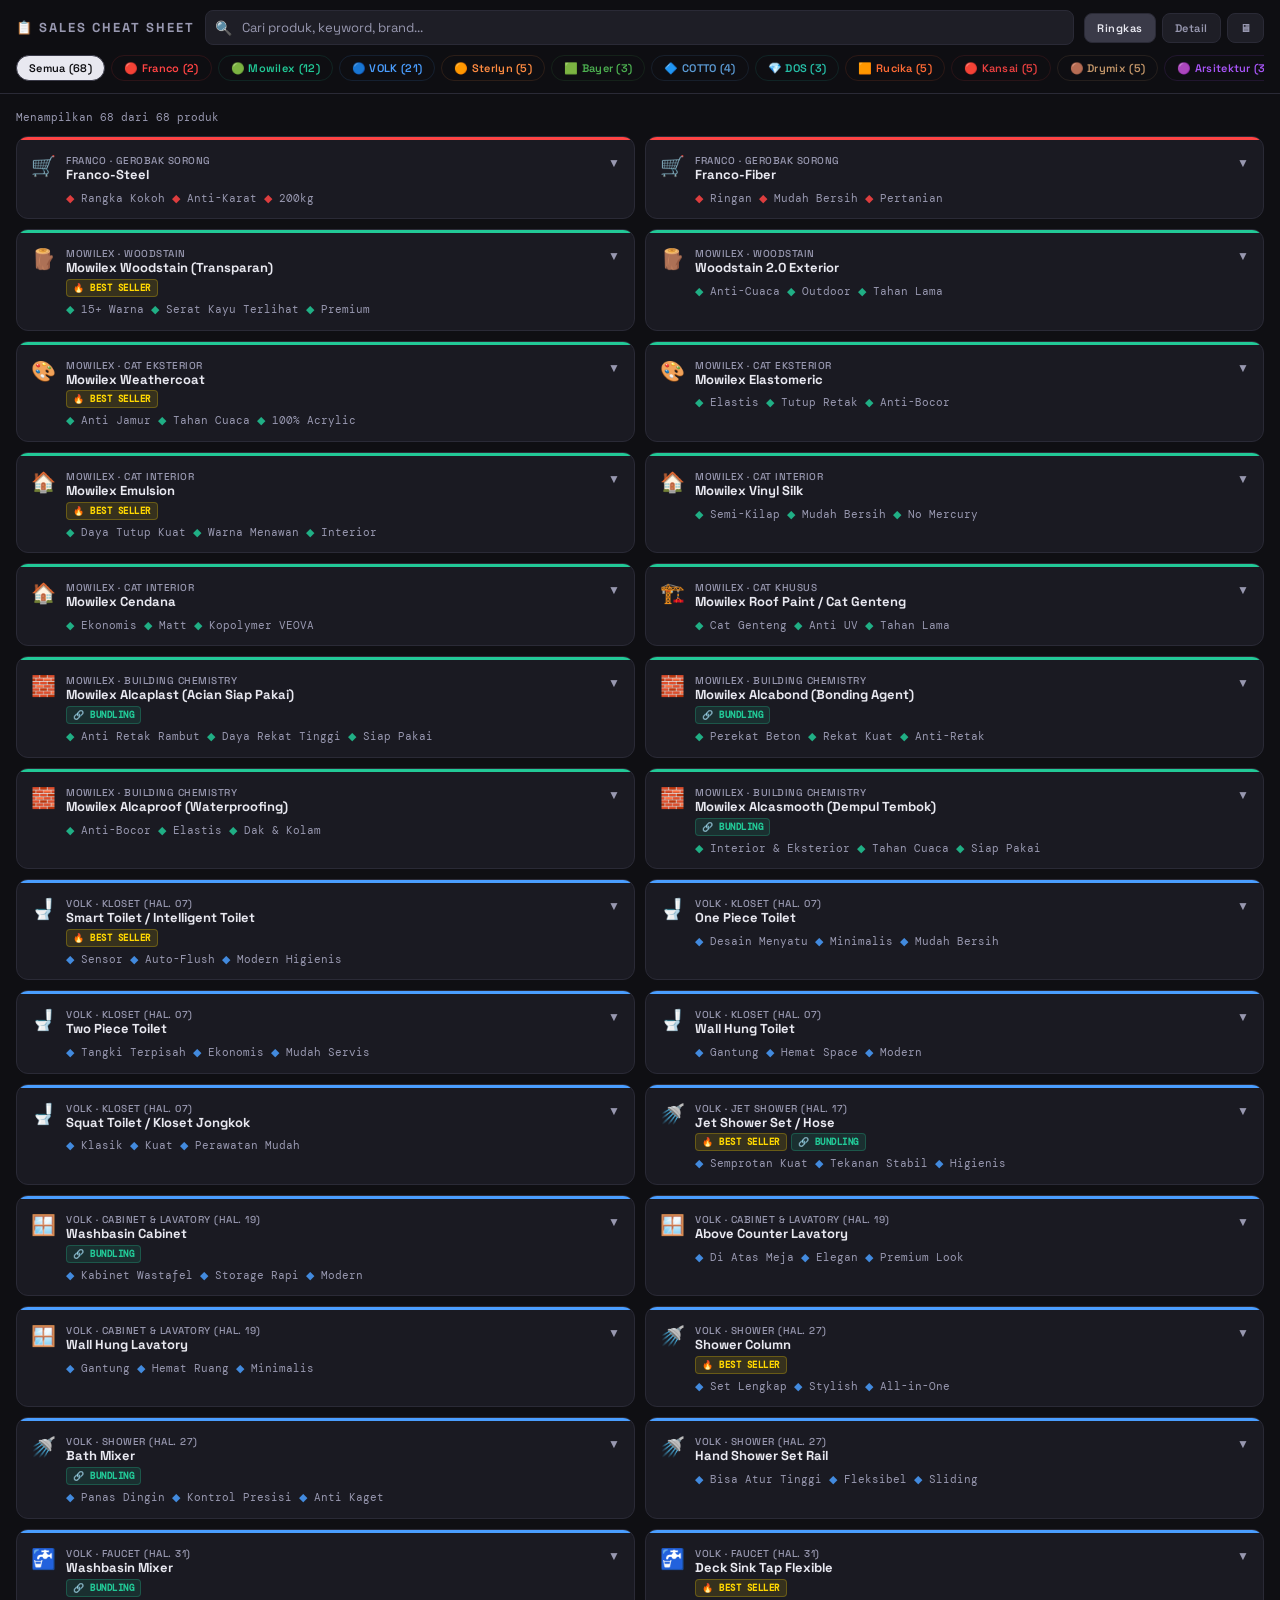
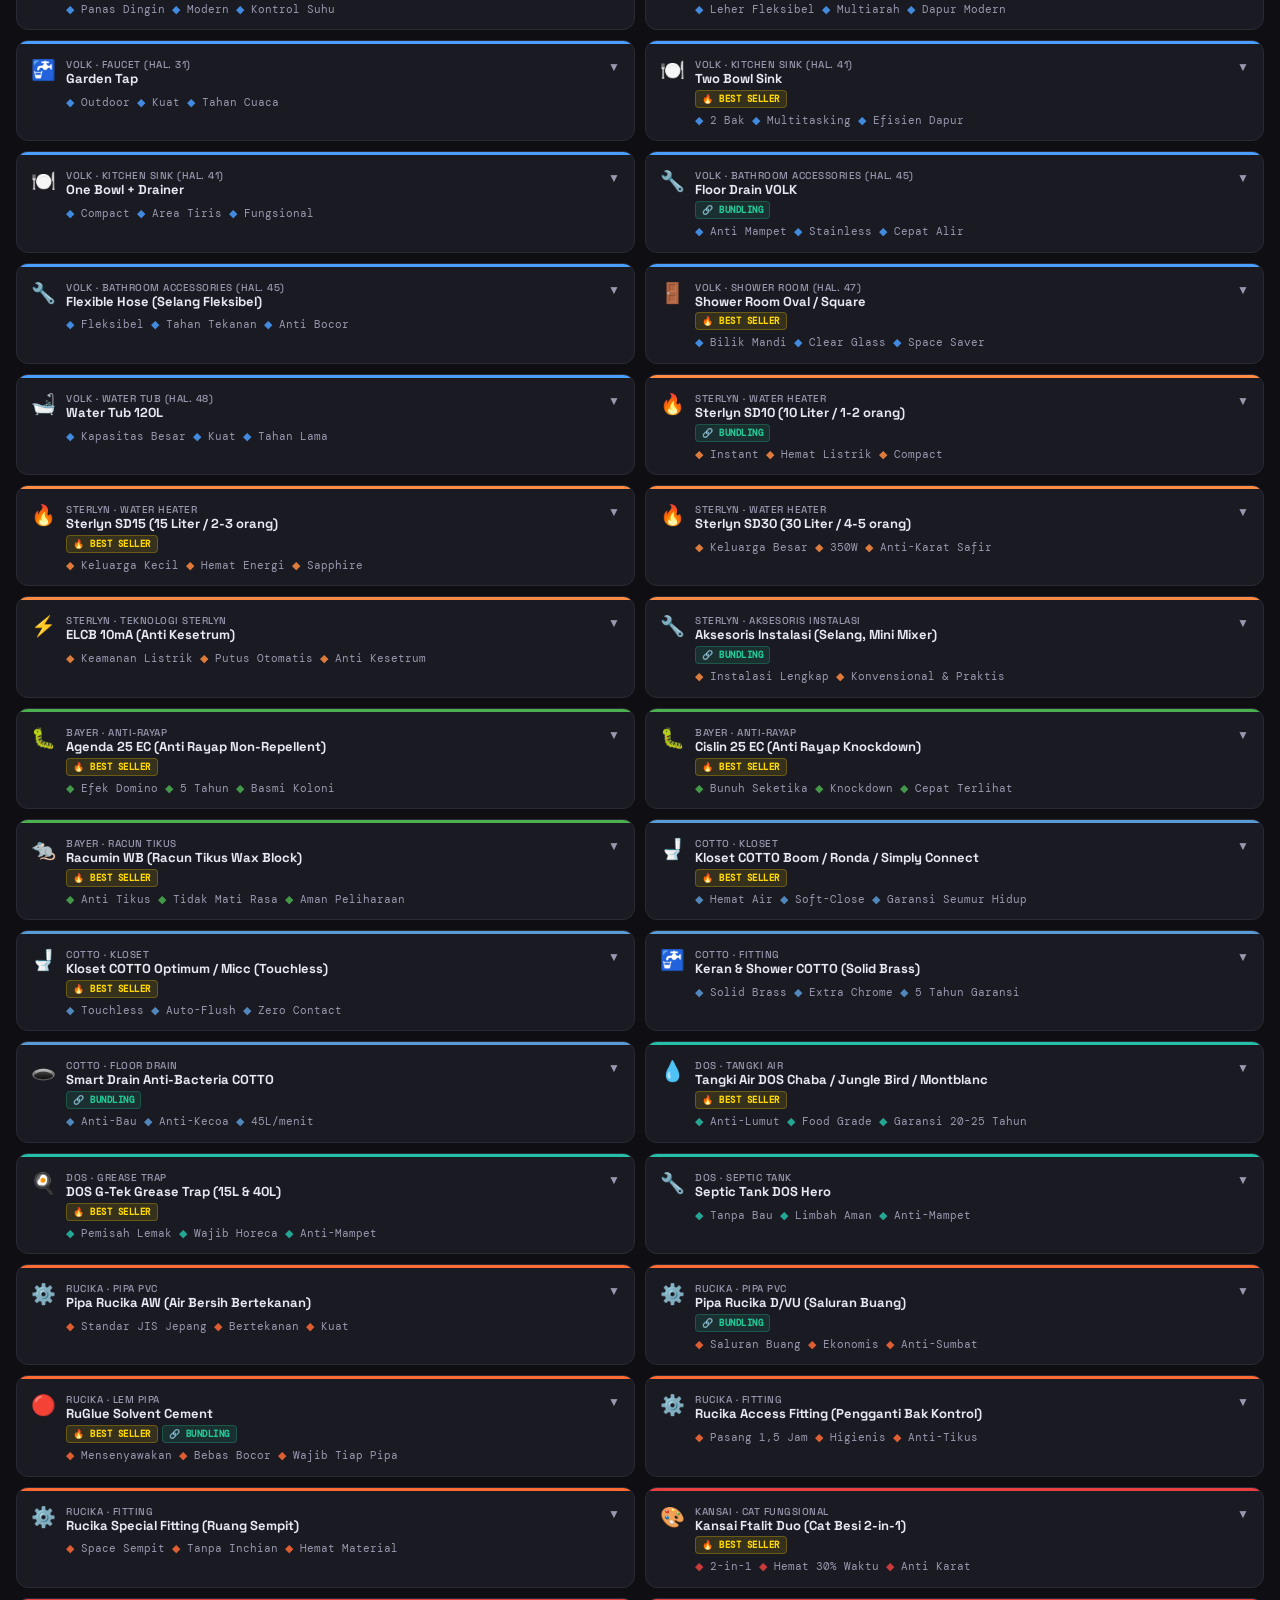
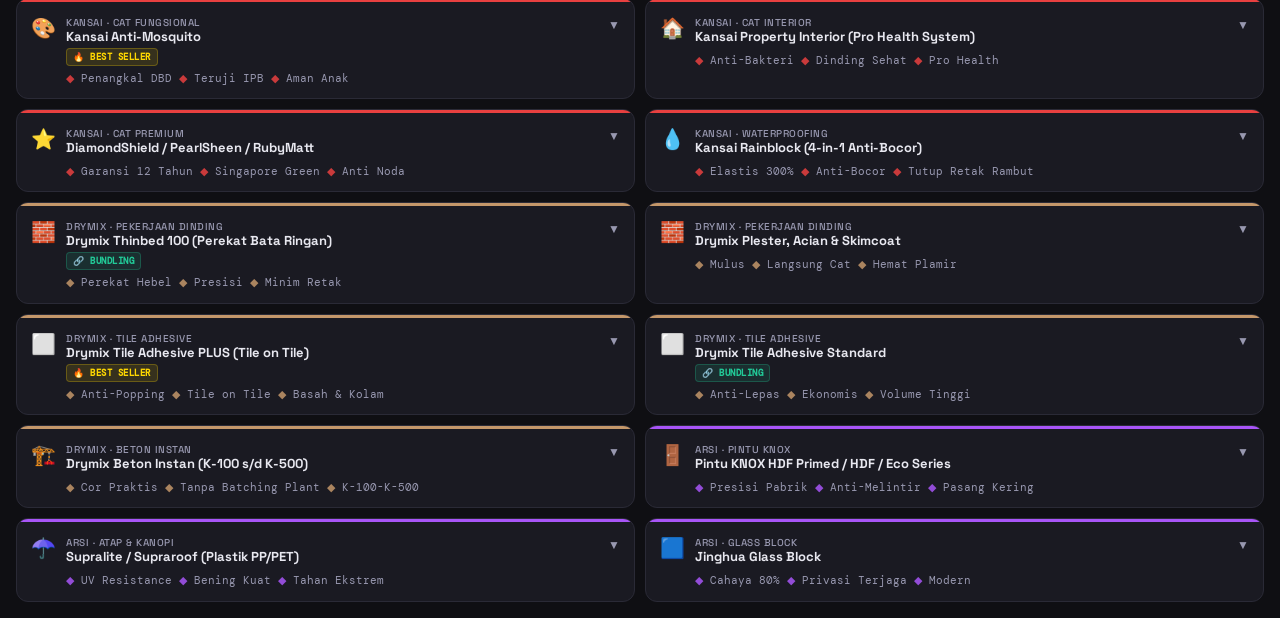
<file: CSA_Sales_Cheat_Sheet.html>
<!DOCTYPE html>
<html lang="id">
<head>
<meta charset="UTF-8">
<meta name="viewport" content="width=device-width, initial-scale=1.0">
<title>CSA Sales Cheat Sheet</title>
<link href="https://fonts.googleapis.com/css2?family=Space+Grotesk:wght@400;500;600;700&family=DM+Mono:wght@400;500&display=swap" rel="stylesheet">
<style>
:root{
--bg:#0F0F13;--bg2:#16161C;--bg3:#1E1E26;--card:#1A1A22;
--border:#2A2A36;--border2:#3A3A48;
--text:#E8E8F0;--text2:#9898B0;--text3:#6868808;
--radius:12px;--radius-sm:8px;
--franco:#FF4444;--mowilex:#22C997;--volk:#4A9EFF;
--sterlyn:#FF8C42;--bayer:#4CAF50;--cotto:#5B9BD5;
--dos:#26BFA8;--rucika:#FF6B35;--kansai:#E84040;
--drymix:#C4976A;--arsi:#A855F7;
}
*{box-sizing:border-box;margin:0;padding:0}
body{background:var(--bg);color:var(--text);font-family:'Space Grotesk',sans-serif;min-height:100vh;overflow-x:hidden}

/* TOP BAR */
.topbar{position:sticky;top:0;z-index:100;background:rgba(15,15,19,0.96);backdrop-filter:blur(12px);border-bottom:1px solid var(--border);padding:10px 16px}
.topbar-inner{max-width:1400px;margin:0 auto;display:flex;flex-direction:column;gap:10px}
.topbar-row1{display:flex;align-items:center;gap:10px;flex-wrap:wrap}
.app-title{font-size:13px;font-weight:700;color:var(--text2);letter-spacing:2px;text-transform:uppercase;white-space:nowrap}
.search-wrap{flex:1;min-width:180px;position:relative}
.search-wrap input{width:100%;background:var(--bg3);border:1px solid var(--border);color:var(--text);padding:8px 12px 8px 36px;border-radius:var(--radius-sm);font-size:13px;font-family:'Space Grotesk',sans-serif;outline:none;transition:border-color .2s}
.search-wrap input:focus{border-color:var(--border2)}
.search-wrap input::placeholder{color:var(--text2)}
.search-icon{position:absolute;left:10px;top:50%;transform:translateY(-50%);font-size:14px;color:var(--text2)}
.topbar-btns{display:flex;gap:6px;flex-shrink:0}
.btn-mode{background:var(--bg3);border:1px solid var(--border);color:var(--text2);padding:7px 12px;border-radius:var(--radius-sm);font-size:11px;font-weight:600;cursor:pointer;font-family:'Space Grotesk',sans-serif;white-space:nowrap;transition:all .2s;letter-spacing:.5px}
.btn-mode:hover,.btn-mode.active{background:var(--border2);color:var(--text)}
.btn-mode.highlight{background:#22C99720;border-color:#22C997;color:#22C997}

/* BRAND TABS */
.brand-tabs{display:flex;gap:6px;overflow-x:auto;padding-bottom:2px;scrollbar-width:none}
.brand-tabs::-webkit-scrollbar{display:none}
.brand-tab{flex-shrink:0;padding:5px 12px;border-radius:20px;font-size:11px;font-weight:600;cursor:pointer;border:1.5px solid transparent;transition:all .2s;letter-spacing:.3px;white-space:nowrap}
.brand-tab.all{background:var(--bg3);border-color:var(--border2);color:var(--text)}
.brand-tab.all.active{background:var(--text);color:var(--bg)}

/* MAIN */
.main{max-width:1400px;margin:0 auto;padding:16px}
.results-info{font-size:11px;color:var(--text2);margin-bottom:12px;font-family:'DM Mono',monospace}

/* GRID */
.grid{display:grid;gap:10px;grid-template-columns:1fr}

/* CARD */
.card{background:var(--card);border:1px solid var(--border);border-radius:var(--radius);overflow:hidden;transition:border-color .2s;position:relative}
.card:hover{border-color:var(--border2)}
.card-accent{height:3px;width:100%}
.card-top{padding:12px 14px;cursor:pointer;display:flex;align-items:flex-start;gap:10px}
.card-icon{font-size:20px;flex-shrink:0;margin-top:1px}
.card-main{flex:1;min-width:0}
.card-header{display:flex;align-items:flex-start;gap:6px;flex-wrap:wrap;margin-bottom:4px}
.card-name{font-size:13px;font-weight:700;line-height:1.3;color:var(--text)}
.badges{display:flex;gap:4px;flex-wrap:wrap;margin-top:2px}
.badge{font-size:9px;font-weight:700;padding:2px 6px;border-radius:4px;letter-spacing:.5px;font-family:'DM Mono',monospace;white-space:nowrap}
.badge-bs{background:#FFD70020;color:#FFD700;border:1px solid #FFD70040}
.badge-bun{background:#22C99720;color:#22C997;border:1px solid #22C99740}
.badge-warn{background:#FF444420;color:#FF8080;border:1px solid #FF444440}
.card-kw{font-size:11px;color:var(--text2);font-family:'DM Mono',monospace;line-height:1.4}
.card-sub{font-size:10px;color:var(--text2);margin-top:2px;font-weight:500;letter-spacing:.5px;text-transform:uppercase}
.card-chevron{font-size:12px;color:var(--text2);flex-shrink:0;transition:transform .2s;margin-top:3px}
.card.open .card-chevron{transform:rotate(180deg)}

/* CARD DETAIL */
.card-detail{display:none;padding:0 14px 14px;border-top:1px solid var(--border)}
.card.open .card-detail{display:block}
.detail-sp{font-size:12px;color:var(--text);line-height:1.6;margin-bottom:10px;padding-top:10px}
.detail-grid{display:grid;grid-template-columns:1fr 1fr;gap:6px;margin-bottom:8px}
.detail-item{background:var(--bg3);border-radius:var(--radius-sm);padding:7px 9px}
.detail-label{font-size:9px;font-weight:700;color:var(--text2);letter-spacing:1px;text-transform:uppercase;margin-bottom:2px;font-family:'DM Mono',monospace}
.detail-val{font-size:11px;color:var(--text);line-height:1.4}
.detail-tip{background:var(--bg3);border-left:3px solid;border-radius:0 var(--radius-sm) var(--radius-sm) 0;padding:8px 10px;font-size:11px;color:var(--text);line-height:1.5;margin-top:4px}
.detail-warn{background:#FF444410;border:1px solid #FF444430;border-radius:var(--radius-sm);padding:7px 10px;font-size:11px;color:#FF9090;margin-top:6px;line-height:1.4}

/* EMPTY */
.empty{text-align:center;padding:60px 20px;color:var(--text2)}
.empty-icon{font-size:40px;margin-bottom:10px}
.empty-text{font-size:14px}

/* DESKTOP */
@media(min-width:768px){
.grid{grid-template-columns:repeat(2,1fr)}
.topbar-row1{flex-wrap:nowrap}
}
@media(min-width:1100px){
.grid.desktop-wide{grid-template-columns:repeat(3,1fr)}
}
@media(min-width:1400px){
.grid.desktop-wide{grid-template-columns:repeat(4,1fr)}
}
</style>
</head>
<body>

<div class="topbar">
  <div class="topbar-inner">
    <div class="topbar-row1">
      <div class="app-title">📋 Sales Cheat Sheet</div>
      <div class="search-wrap">
        <span class="search-icon">🔍</span>
        <input type="search" id="searchInput" placeholder="Cari produk, keyword, brand...">
      </div>
      <div class="topbar-btns">
        <button class="btn-mode active" id="btnRingkas" onclick="setMode('ringkas')">Ringkas</button>
        <button class="btn-mode" id="btnDetail" onclick="setMode('detail')">Detail</button>
        <button class="btn-mode" id="btnDesktop" onclick="toggleDesktop()">🖥</button>
      </div>
    </div>
    <div class="brand-tabs" id="brandTabs"></div>
  </div>
</div>

<div class="main">
  <div class="results-info" id="resultsInfo"></div>
  <div class="grid" id="grid"></div>
</div>

<script>
const BRANDS=[
{id:'franco',label:'🔴 Franco',color:'#FF4444'},
{id:'mowilex',label:'🟢 Mowilex',color:'#22C997'},
{id:'volk',label:'🔵 VOLK',color:'#4A9EFF'},
{id:'sterlyn',label:'🟠 Sterlyn',color:'#FF8C42'},
{id:'bayer',label:'🟩 Bayer',color:'#4CAF50'},
{id:'cotto',label:'🔷 COTTO',color:'#5B9BD5'},
{id:'dos',label:'💎 DOS',color:'#26BFA8'},
{id:'rucika',label:'🟧 Rucika',color:'#FF6B35'},
{id:'kansai',label:'🔴 Kansai',color:'#E84040'},
{id:'drymix',label:'🟤 Drymix',color:'#C4976A'},
{id:'arsi',label:'🟣 Arsitektur',color:'#A855F7'},
];

const PRODUCTS=[
// ── FRANCO ────────────────────────────────────────────────────
{brand:'franco',cat:'Gerobak Sorong',icon:'🛒',
name:'Franco-Steel',kw:'Rangka Kokoh · Anti-Karat · 200kg',
sp:'Gerobak sorong baja dengan rangka kokoh dan bak tahan karat. Kapasitas 200kg, volume bak 65L, ban Pneumatic. Ideal untuk proyek konstruksi dan keperluan taman.',
target:'Kontraktor, toko bangunan, perkebunan',channel:'GT / Proyek',
tip:'Jual ke kontraktor & toko material. Selling point: ban Pneumatic 13" tahan medan berat + kapasitas angkut 200kg.',
badges:[],warn:''},
{brand:'franco',cat:'Gerobak Sorong',icon:'🛒',
name:'Franco-Fiber',kw:'Ringan · Mudah Bersih · Pertanian',
sp:'Gerobak sorong fiber yang ringan, tangguh, dan tahan karat. Bak fiber mudah dibersihkan. Kapasitas 180kg, ideal untuk pertanian, perkebunan, dan rumah tangga.',
target:'Pertanian, perkebunan, rumah tangga, taman',channel:'GT / MT',
tip:'Target konsumen pertanian dan tukang kebun. Benefit utama: ringan + mudah cuci vs gerobak besi yang berat dan berkarat.',
badges:[],warn:''},

// ── MOWILEX ────────────────────────────────────────────────────
{brand:'mowilex',cat:'Woodstain',icon:'🪵',
name:'Mowilex Woodstain (Transparan)',kw:'15+ Warna · Serat Kayu Terlihat · Premium',
sp:'Cat kayu premium dengan hasil transparan sehingga serat kayu tetap terlihat. Tersedia 15+ pilihan warna dari Cherry, Walnut, Mahogany, Ebony, Aqua Blue hingga Rosewood. Ada lapisan 1, 2, 3 untuk warna makin pekat.',
target:'Pemilik rumah kayu, developer premium, furniture',channel:'MT / Proyek',
tip:'Tunjukkan color chart langsung ke customer — visual warna adalah jualan utamanya. Tawarkan paket: Wood Filler + Woodstain + Clear Finish.',
badges:['bs'],warn:''},
{brand:'mowilex',cat:'Woodstain',icon:'🪵',
name:'Woodstain 2.0 Exterior',kw:'Anti-Cuaca · Outdoor · Tahan Lama',
sp:'Varian woodstain khusus eksterior yang tahan terhadap cuaca, hujan, dan sinar UV. Cocok untuk kayu outdoor seperti pagar, pergola, dan taman.',
target:'Rumah tapak, villa, developer',channel:'MT / Proyek',
tip:'Cross-sell dengan Mowilex Weathercoat untuk rumah yang punya elemen kayu eksterior + dinding.',
badges:[],warn:''},
{brand:'mowilex',cat:'Cat Eksterior',icon:'🎨',
name:'Mowilex Weathercoat',kw:'Anti Jamur · Tahan Cuaca · 100% Acrylic',
sp:'Cat 100% acrylic khusus tembok luar. Tahan serangan jamur dan lumut, tahan alkali, tahan perubahan cuaca ekstrem.',
target:'Rumah tapak, developer, ruko',channel:'GT / MT / Proyek',
tip:'Pain point customer: tembok luar cepat jamuran dan kusam. Weathercoat = solusi jangka panjang yang mudah dijelaskan.',
badges:['bs'],warn:''},
{brand:'mowilex',cat:'Cat Eksterior',icon:'🎨',
name:'Mowilex Elastomeric',kw:'Elastis · Tutup Retak · Anti-Bocor',
sp:'Cat 100% acrylic elastis yang mampu menutup retak-retak rambut pada tembok luar secara otomatis. Ideal untuk dinding yang sering retak.',
target:'Rumah lama, bangunan bertingkat, renovasi',channel:'GT / MT',
tip:'Jual ke pemilik rumah lama yang sering lihat retak rambut di dinding. Demonstrasi elastisitas pakai jari langsung = closing lebih gampang.',
badges:[],warn:''},
{brand:'mowilex',cat:'Cat Interior',icon:'🏠',
name:'Mowilex Emulsion',kw:'Daya Tutup Kuat · Warna Menawan · Interior',
sp:'Cat acrylic emulsion copolymer VEOVA untuk keindahan dinding interior dengan warna-warna menawan dan daya tutup tinggi. Tersedia warna standar, pastel, dan VIP.',
target:'Rumah tangga, developer, renovasi',channel:'GT / MT',
tip:'Andalkan variasi warna "Wahana Warna-Warni Mowilex" sebagai selling point. Bawa katalog warna selalu saat kunjungan.',
badges:['bs'],warn:''},
{brand:'mowilex',cat:'Cat Interior',icon:'🏠',
name:'Mowilex Vinyl Silk',kw:'Semi-Kilap · Mudah Bersih · No Mercury',
sp:'Cat acrylic emulsion terpolymer VEOVA dengan hasil akhir semi-kilap. Kesan elegan, tidak mengandung mercury, kotoran mudah dibersihkan.',
target:'Rumah premium, hotel, kantor',channel:'MT / Proyek',
tip:'Tawarkan ke konsumen yang mau tampilan "premium" tanpa harus pakai cat mahal. Semi-kilap = dinding kelihatan lebih bersih dan mewah.',
badges:[],warn:''},
{brand:'mowilex',cat:'Cat Interior',icon:'🏠',
name:'Mowilex Cendana',kw:'Ekonomis · Matt · Kopolymer VEOVA',
sp:'Cat kopolymer VEOVA hasil akhir matt untuk interior. Tampilan menawan, tidak mengandung mercury, dan harga ekonomis.',
target:'Rumah tangga, developer massal, kontraktor',channel:'GT',
tip:'Posisikan sebagai "pilihan cerdas" — kualitas Mowilex dengan harga lebih terjangkau. Cocok untuk proyek skala besar.',
badges:[],warn:''},
{brand:'mowilex',cat:'Cat Khusus',icon:'🏗️',
name:'Mowilex Roof Paint / Cat Genteng',kw:'Cat Genteng · Anti UV · Tahan Lama',
sp:'Emulsi acrylic 100% khusus genteng semen, asbes (fiber cement), dan beton. Mengandung pigmen besi oksida sebagai penyerap sinar UV sehingga lapisan cat bertahan lama.',
target:'Rumah tapak, perumahan, renovasi atap',channel:'GT / MT',
tip:'Tawarkan saat musim hujan — moment tepat ketika konsumen sadar atap mereka kusam atau bocor.',
badges:[],warn:''},
{brand:'mowilex',cat:'Building Chemistry',icon:'🧱',
name:'Mowilex Alcaplast (Acian Siap Pakai)',kw:'Anti Retak Rambut · Daya Rekat Tinggi · Siap Pakai',
sp:'Campuran kering semen, silica flour, dan bahan pelekat copolymer. Mencegah retak rambut pada dinding, daya rekat tinggi, alkali rendah. Kemasan 5kg & 25kg.',
target:'Kontraktor, tukang, developer',channel:'GT / Proyek',
tip:'Bundle dengan cat Mowilex: "Cat sudah bagus, acinannya juga harus bagus — pakai Alcaplast biar nggak retak-retak."',
badges:['bun'],warn:''},
{brand:'mowilex',cat:'Building Chemistry',icon:'🧱',
name:'Mowilex Alcabond (Bonding Agent)',kw:'Perekat Beton · Rekat Kuat · Anti-Retak',
sp:'Bahan bonding agent daya lekat tinggi, sifat plastis baik. Membantu melekatkan beton lama dengan beton baru dan plasteran semen di tembok.',
target:'Kontraktor renovasi, tukang bangunan',channel:'GT / Proyek',
tip:'Wajib direkomendasikan saat ada proyek renovasi yang tambal beton atau plesteran ulang.',
badges:['bun'],warn:''},
{brand:'mowilex',cat:'Building Chemistry',icon:'🧱',
name:'Mowilex Alcaproof (Waterproofing)',kw:'Anti-Bocor · Elastis · Dak & Kolam',
sp:'Campuran tepung + emulsi acrylic + air. Daya lekat tinggi, tolak air baik, elastis. Cocok untuk dak beton, dinding, karpusan genteng, bak air, kolam ikan, talang, kamar mandi.',
target:'Rumah tangga, kontraktor, developer',channel:'GT / MT',
tip:'Pain point terbesar pemilik rumah = atap bocor. Alcaproof = solusi all-in-one yang mudah diaplikasikan sendiri.',
badges:[],warn:''},
{brand:'mowilex',cat:'Building Chemistry',icon:'🧱',
name:'Mowilex Alcasmooth (Dempul Tembok)',kw:'Interior & Eksterior · Tahan Cuaca · Siap Pakai',
sp:'Dempul tembok acrylic untuk dalam dan luar ruangan. Tahan cuaca, siap pakai. Kemasan 1kg & 3kg.',
target:'Tukang cat, kontraktor',channel:'GT',
tip:'Selalu bundle dengan pembelian cat Mowilex. "Sebelum cat, dempul dulu biar hasilnya rata dan mulus."',
badges:['bun'],warn:''},

// ── VOLK ────────────────────────────────────────────────────────
{brand:'volk',cat:'Kloset (Hal. 07)',icon:'🚽',
name:'Smart Toilet / Intelligent Toilet',kw:'Sensor · Auto-Flush · Modern Higienis',
sp:'Kloset pintar dengan teknologi sensor otomatis bilas tanpa sentuh. Desain modern, sangat higienis, cocok untuk area publik dan rumah premium.',
target:'Hotel, perkantoran, rumah premium, mal',channel:'MT / Proyek / Horeca',
tip:'Post-pandemi: konsumen makin takut sentuh fasilitas publik. Touchless = selling point kuat. Tawarkan ke developer perumahan premium.',
badges:['bs'],warn:''},
{brand:'volk',cat:'Kloset (Hal. 07)',icon:'🚽',
name:'One Piece Toilet',kw:'Desain Menyatu · Minimalis · Mudah Bersih',
sp:'Kloset tangki dan bowl menyatu dalam satu desain. Tampilan minimalis dan modern, tidak ada celah kotor, lebih mudah dibersihkan.',
target:'Rumah modern, apartemen, hotel',channel:'MT / Proyek',
tip:'Jual visual dulu — tunjukkan foto. Konsumen langsung jatuh cinta dengan desain bersih tanpa sambungan.',
badges:[],warn:''},
{brand:'volk',cat:'Kloset (Hal. 07)',icon:'🚽',
name:'Two Piece Toilet',kw:'Tangki Terpisah · Ekonomis · Mudah Servis',
sp:'Kloset dengan tangki dan bowl terpisah. Lebih ekonomis dan mudah diservis jika ada kerusakan pada salah satu bagian.',
target:'Rumah tapak, perumahan menengah, kos-kosan',channel:'GT / MT',
tip:'Tawarkan sebagai pilihan "cerdas hemat" — kalau tangki rusak tinggal ganti tangki, tidak perlu ganti satu set.',
badges:[],warn:''},
{brand:'volk',cat:'Kloset (Hal. 07)',icon:'🚽',
name:'Wall Hung Toilet',kw:'Gantung · Hemat Space · Modern',
sp:'Kloset gantung tanpa kaki yang menempel di dinding. Lantai terlihat lebih luas dan mudah dibersihkan. Tampilan ultra-modern.',
target:'Apartemen, kamar mandi kecil, desainer interior',channel:'MT / Proyek',
tip:'Target apartemen dan rumah dengan kamar mandi kecil. "Kamar mandi keliatan lebih luas dan mudah ngepel lantainya."',
badges:[],warn:''},
{brand:'volk',cat:'Kloset (Hal. 07)',icon:'🚽',
name:'Squat Toilet / Kloset Jongkok',kw:'Klasik · Kuat · Perawatan Mudah',
sp:'Kloset jongkok klasik, konstruksi kuat, tahan lama, dan perawatan sangat mudah. Pilihan standar untuk kamar mandi utilitas.',
target:'Rumah tapak, kos-kosan, masjid, sekolah',channel:'GT',
tip:'Volume besar, margin stabil. Jual ke proyek perumahan menengah bawah dan fasilitas umum.',
badges:[],warn:''},
{brand:'volk',cat:'Jet Shower (Hal. 17)',icon:'🚿',
name:'Jet Shower Set / Hose',kw:'Semprotan Kuat · Tekanan Stabil · Higienis',
sp:'Set shower bidet fleksibel dengan semprotan air bertekanan stabil. Higienis, praktis, dan mudah dipasang di semua jenis toilet.',
target:'Rumah tangga, hotel, masjid',channel:'GT / MT',
tip:'Hampir semua orang butuh ini. Tawarkan selalu sebagai add-on saat jual kloset. Margin bagus, fast moving.',
badges:['bs','bun'],warn:''},
{brand:'volk',cat:'Cabinet & Lavatory (Hal. 19)',icon:'🪟',
name:'Washbasin Cabinet',kw:'Kabinet Wastafel · Storage Rapi · Modern',
sp:'Kabinet di bawah wastafel dengan ruang penyimpanan untuk sabun, peralatan mandi, dll. Tampilan modern dan rapi.',
target:'Rumah premium, hotel, apartemen',channel:'MT / Proyek',
tip:'Jual sebagai paket: Washbasin Cabinet + Above Counter Lavatory = set kamar mandi premium yang lengkap.',
badges:['bun'],warn:''},
{brand:'volk',cat:'Cabinet & Lavatory (Hal. 19)',icon:'🪟',
name:'Above Counter Lavatory',kw:'Di Atas Meja · Elegan · Premium Look',
sp:'Wastafel yang dipasang di atas countertop/meja. Tampilan elegan dan premium, jadi focal point kamar mandi.',
target:'Rumah premium, hotel, vila, spa',channel:'MT / Proyek',
tip:'"Kalau lihat foto-foto kamar mandi mewah di Instagram, pasti ada ini." Jual dengan visual yang kuat.',
badges:[],warn:''},
{brand:'volk',cat:'Cabinet & Lavatory (Hal. 19)',icon:'🪟',
name:'Wall Hung Lavatory',kw:'Gantung · Hemat Ruang · Minimalis',
sp:'Wastafel gantung yang menempel langsung di dinding, tanpa kaki. Lantai tetap bersih dan terlihat lebih luas.',
target:'Apartemen, rumah minimalis, kamar mandi kecil',channel:'MT / Proyek',
tip:'Sama seperti wall hung toilet — jual benefit "ruang keliatan lebih lega dan lantai gampang dibersihkan."',
badges:[],warn:''},
{brand:'volk',cat:'Shower (Hal. 27)',icon:'🚿',
name:'Shower Column',kw:'Set Lengkap · Stylish · All-in-One',
sp:'Set shower kolom lengkap dengan body spray, hand shower, dan overhead shower dalam satu unit. Tampilan stylish dan mewah.',
target:'Rumah premium, hotel, vila',channel:'MT / Proyek',
tip:'Jual sebagai "upgrade kamar mandi dalam satu item." Harga lebih tinggi tapi orang beli karena efek WOW-nya.',
badges:['bs'],warn:''},
{brand:'volk',cat:'Shower (Hal. 27)',icon:'🚿',
name:'Bath Mixer',kw:'Panas Dingin · Kontrol Presisi · Anti Kaget',
sp:'Kran mixer untuk kamar mandi yang menggabungkan air panas dan dingin dengan kontrol presisi suhu. Nyaman dan aman.',
target:'Rumah tapak dengan water heater, hotel',channel:'MT / Proyek',
tip:'Selalu bundle dengan Sterlyn Water Heater. "Beli water heater pasti butuh bath mixer yang bagus."',
badges:['bun'],warn:''},
{brand:'volk',cat:'Shower (Hal. 27)',icon:'🚿',
name:'Hand Shower Set Rail',kw:'Bisa Atur Tinggi · Fleksibel · Sliding',
sp:'Set hand shower dengan rel geser sehingga ketinggian shower bisa diatur sesuai pengguna. Fleksibel untuk semua anggota keluarga.',
target:'Rumah keluarga, hotel',channel:'GT / MT',
tip:'Benefit kuat: "Bisa dipakai anak kecil sampai orang dewasa tanpa susah-susah." Mudah dijelaskan.',
badges:[],warn:''},
{brand:'volk',cat:'Faucet (Hal. 31)',icon:'🚰',
name:'Washbasin Mixer',kw:'Panas Dingin · Modern · Kontrol Suhu',
sp:'Kran wastafel yang menggabungkan air panas dan dingin dalam satu gagang. Desain modern, kontrol suhu mudah.',
target:'Rumah tapak, apartemen, hotel',channel:'MT / Proyek',
tip:'Bundle dengan washbasin/lavatory. Jual sebagai satu paket tampilan yang matching.',
badges:['bun'],warn:''},
{brand:'volk',cat:'Faucet (Hal. 31)',icon:'🚰',
name:'Deck Sink Tap Flexible',kw:'Leher Fleksibel · Multiarah · Dapur Modern',
sp:'Kran dapur dengan kepala fleksibel yang bisa diarahkan ke mana saja. Sangat praktis untuk mencuci buah, sayur, dan peralatan besar.',
target:'Dapur modern, rumah tangga, kafe',channel:'GT / MT',
tip:'Demonstrasi langsung = instant closing. Putar-putar kepala kran yang fleksibel, customer pasti suka.',
badges:['bs'],warn:''},
{brand:'volk',cat:'Faucet (Hal. 31)',icon:'🚰',
name:'Garden Tap',kw:'Outdoor · Kuat · Tahan Cuaca',
sp:'Kran air khusus outdoor yang kuat dan tahan terhadap cuaca ekstrem, paparan matahari, dan air hujan.',
target:'Rumah tapak, perumahan, kebun',channel:'GT',
tip:'Jual ke perumahan tapak — hampir semua rumah butuh minimal 1-2 kran taman.',
badges:[],warn:''},
{brand:'volk',cat:'Kitchen Sink (Hal. 41)',icon:'🍽️',
name:'Two Bowl Sink',kw:'2 Bak · Multitasking · Efisien Dapur',
sp:'Kitchen sink 2 bak yang memungkinkan mencuci dan merendam sekaligus. Stainless steel, anti karat, mudah dibersihkan.',
target:'Rumah tangga, dapur modern, apartemen',channel:'GT / MT',
tip:'"Satu bak buat rendam, satu buat cuci — lebih efisien." Benefit praktis yang langsung dimengerti ibu rumah tangga.',
badges:['bs'],warn:''},
{brand:'volk',cat:'Kitchen Sink (Hal. 41)',icon:'🍽️',
name:'One Bowl + Drainer',kw:'Compact · Area Tiris · Fungsional',
sp:'Kitchen sink 1 bak dengan area tiris di sampingnya untuk menaruh peralatan yang baru dicuci. Fungsional dan compact.',
target:'Rumah kecil, kos-kosan, apartemen studio',channel:'GT / MT',
tip:'Ideal untuk dapur kecil. Jual benefit: "ada tempat tirisnya jadi nggak perlu lap-lap terus."',
badges:[],warn:''},
{brand:'volk',cat:'Bathroom Accessories (Hal. 45)',icon:'🔧',
name:'Floor Drain VOLK',kw:'Anti Mampet · Stainless · Cepat Alir',
sp:'Saringan air lantai berkualitas stainless anti karat. Anti mampet, aliran air cepat, mudah dibersihkan.',
target:'Rumah tangga, hotel, kontraktor',channel:'GT / MT',
tip:'Fast moving item. Bundle dengan setiap pembelian kloset atau shower.',
badges:['bun'],warn:''},
{brand:'volk',cat:'Bathroom Accessories (Hal. 45)',icon:'🔧',
name:'Flexible Hose (Selang Fleksibel)',kw:'Fleksibel · Tahan Tekanan · Anti Bocor',
sp:'Selang fleksibel penghubung kran ke pipa atau toilet ke tangki. Tahan tekanan tinggi dan anti bocor.',
target:'Semua segmen',channel:'GT / MT',
tip:'Consumable yang hampir selalu perlu diganti. Stok banyak = repeat purchase tinggi.',
badges:[],warn:''},
{brand:'volk',cat:'Shower Room (Hal. 47)',icon:'🚪',
name:'Shower Room Oval / Square',kw:'Bilik Mandi · Clear Glass · Space Saver',
sp:'Kabinett shower dengan kaca clear atau motif (privasi). Bentuk oval (elegan, hemat space) atau square (modern, clean look). Tahan benturan.',
target:'Rumah premium, hotel, apartemen',channel:'MT / Proyek',
tip:'"Kamar mandi jadi kelihatan 2x lebih mewah." Tunjukkan foto before-after. Efek visual sangat kuat untuk closing.',
badges:['bs'],warn:''},
{brand:'volk',cat:'Water Tub (Hal. 48)',icon:'🛁',
name:'Water Tub 120L',kw:'Kapasitas Besar · Kuat · Tahan Lama',
sp:'Bak air kapasitas 120 liter dengan material kuat dan tahan lama. Cocok untuk rumah yang tidak menggunakan shower.',
target:'Rumah tapak, kos-kosan, kontraktor',channel:'GT',
tip:'Jual di area yang belum familiar shower. Volume besar = masif dan mudah.',
badges:[],warn:''},

// ── STERLYN ────────────────────────────────────────────────────
{brand:'sterlyn',cat:'Water Heater',icon:'🔥',
name:'Sterlyn SD10 (10 Liter / 1-2 orang)',kw:'Instant · Hemat Listrik · Compact',
sp:'Pemanas air listrik 10L, 200 Watt. Ideal untuk 1-2 orang. Sapphire enamel coated tank anti kerak, waterproof IPX4, ELCB 10mA perlindungan listrik bocor. Dimensi: 324x324x315mm.',
target:'Kos-kosan, apartemen studio, single',channel:'MT / Proyek',
tip:'Bundle dengan VOLK Bath Mixer. Ukuran kecil = hemat listrik = selling point ibu-ibu yang khawatir tagihan PLN naik.',
badges:['bun'],warn:''},
{brand:'sterlyn',cat:'Water Heater',icon:'🔥',
name:'Sterlyn SD15 (15 Liter / 2-3 orang)',kw:'Keluarga Kecil · Hemat Energi · Sapphire',
sp:'Pemanas air listrik 15L, 350 Watt. Ideal untuk keluarga 2-3 orang. Teknologi Sapphire Enamel 3 lapisan anti kerak dan karat. Dimensi: 368x368x340mm.',
target:'Pasangan muda, keluarga kecil, rumah tapak',channel:'MT / Proyek',
tip:'"Mandi air hangat setiap hari tanpa takir tagihan listrik meledak." High density PUF Insulation = air tetap hangat lama.',
badges:['bs'],warn:''},
{brand:'sterlyn',cat:'Water Heater',icon:'🔥',
name:'Sterlyn SD30 (30 Liter / 4-5 orang)',kw:'Keluarga Besar · 350W · Anti-Karat Safir',
sp:'Pemanas air listrik 30L, 350 Watt. Untuk keluarga 4-5 orang. Fitur lengkap: Anti Bacterial AG+, over pressure protection, over heat protection, ELCB. Dimensi: 440x440x420mm.',
target:'Keluarga, rumah dengan 2+ kamar mandi',channel:'MT / Proyek',
tip:'Jelaskan 5 proteksi sekaligus: ELCB + Safety Valve + Thermostat + Anti Bacterial + Waterproof IPX4 = value for money yang jelas.',
badges:[],warn:''},
{brand:'sterlyn',cat:'Teknologi Sterlyn',icon:'⚡',
name:'ELCB 10mA (Anti Kesetrum)',kw:'Keamanan Listrik · Putus Otomatis · Anti Kesetrum',
sp:'Earth Leakage Circuit Breaker 10mA yang memutus listrik otomatis saat terjadi kebocoran arus. Mencegah risiko kesetrum di kamar mandi basah.',
target:'Semua pengguna',channel:'',
tip:'Gunakan ini saat customer tanya soal keamanan. "Ini lebih aman dari water heater biasa — kalau ada kebocoran listrik, langsung mati sendiri."',
badges:[],warn:''},
{brand:'sterlyn',cat:'Aksesoris Instalasi',icon:'🔧',
name:'Aksesoris Instalasi (Selang, Mini Mixer)',kw:'Instalasi Lengkap · Konvensional & Praktis',
sp:'Paket aksesoris pendukung instalasi water heater: selang air panas, double nepel, knee & T-knee, seal tape (konvensional) ATAU mini mixer (praktis).',
target:'Tukang plumber, kontraktor',channel:'GT / MT',
tip:'Selalu tawarkan paket instalasi lengkap saat jual water heater. Revenue tambahan dari aksesoris yang margin-nya bagus.',
badges:['bun'],warn:''},

// ── BAYER ────────────────────────────────────────────────────────
{brand:'bayer',cat:'Anti-Rayap',icon:'🐛',
name:'Agenda 25 EC (Anti Rayap Non-Repellent)',kw:'Efek Domino · 5 Tahun · Basmi Koloni',
sp:'Termitisida berbahan aktif Fipronil. Bersifat Non-Repellent: rayap tidak sadar membawa racun ke koloni dan menularkan ke seluruh anggota (efek domino). Jangka panjang: 5+ tahun di Asia Tenggara. Aman lingkungan, Green Label. Tersedia 100ml & 1 liter.',
target:'Developer, kontraktor, jasa pest control, pemilik rumah baru',channel:'GT / MT / Proyek',
tip:'USP: basmi SAMPAI KE KOLONI. Bukan cuma tepi-tepi saja. Paling efektif untuk pra dan pasca konstruksi. Biaya per m² hanya Rp 33.000 vs kompetitor yang bisa Rp 35.000.',
badges:['bs'],warn:''},
{brand:'bayer',cat:'Anti-Rayap',icon:'🐛',
name:'Cislin 25 EC (Anti Rayap Knockdown)',kw:'Bunuh Seketika · Knockdown · Cepat Terlihat',
sp:'Insektisida berbahan aktif Deltametrin 25g/l. Bersifat Repellent + Killing Agent: membunuh rayap yang kontak langsung SEKETIKA dan mengusir sisanya. Tidak berbau, tidak meninggalkan bercak. Kemasan 100ml & 500ml.',
target:'Rumah yang SUDAH ada rayap, pemilik rumah, kontraktor',channel:'GT / MT',
tip:'"Kalau rayap sudah keliatan dan mau langsung mati sekarang, pakai Cislin. Kalau mau proteksi jangka panjang dari awal, pakai Agenda." 1 botol 500ml bisa cover 40m²!',
badges:['bs'],warn:''},
{brand:'bayer',cat:'Racun Tikus',icon:'🐀',
name:'Racumin WB (Racun Tikus Wax Block)',kw:'Anti Tikus · Tidak Mati Rasa · Aman Peliharaan',
sp:'Racun tikus antikoagulan (Coumatetralyl) berbentuk wax block biru 50gr. Tikus tidak menyadari bahwa umpan berbahaya (tidak ada efek jera). Mati dalam 3-8 hari. Tidak mentransfer racun ke hewan peliharaan yang memakan bangkainya.',
target:'Rumah tangga, warung, gudang, restoran',channel:'GT / MT / Horeca',
tip:'"Tikus nggak jera, terus makan sampai mati. Dan aman buat kucing atau anjing peliharaan." Dua USP itu saja sudah cukup untuk closing.',
badges:['bs'],warn:'Letakkan di jalur tikus, jauh dari jangkauan anak-anak. Gunakan sarung tangan saat pegang.'},

// ── COTTO ────────────────────────────────────────────────────────
{brand:'cotto',cat:'Kloset',icon:'🚽',
name:'Kloset COTTO Boom / Ronda / Simply Connect',kw:'Hemat Air · Soft-Close · Garansi Seumur Hidup',
sp:'Kloset premium dengan fitur Dual Flush hemat air 12.5%. Tutup Soft-Close anti-banting. Garansi keramik SEUMUR HIDUP. Teknologi terpercaya dari Thailand.',
target:'Rumah tangga, developer, kontraktor, hotel',channel:'MT / Proyek',
tip:'Garansi seumur hidup = argumen paling kuat vs kompetitor murah China. "Beli sekali, nggak perlu khawatir ganti-ganti."',
badges:['bs'],warn:''},
{brand:'cotto',cat:'Kloset',icon:'🚽',
name:'Kloset COTTO Optimum / Micc (Touchless)',kw:'Touchless · Auto-Flush · Zero Contact',
sp:'Kloset pintar dengan teknologi bilas otomatis tanpa sentuh. Sensor infrared yang responsif. Ideal untuk area publik dan rumah premium yang mengutamakan higienitas.',
target:'Hotel, mal, perkantoran, rumah premium',channel:'MT / Proyek / Horeca',
tip:'Post-pandemi = demand touchless naik drastis. Tawarkan ke developer perumahan premium sebagai "fitur yang belum punya kompetitor di harga segmen ini."',
badges:['bs'],warn:''},
{brand:'cotto',cat:'Fitting',icon:'🚰',
name:'Keran & Shower COTTO (Solid Brass)',kw:'Solid Brass · Extra Chrome · 5 Tahun Garansi',
sp:'100% Solid Brass (Kuningan Padat) berlapis nikel Extra Chrome. Garansi body keran 5 tahun. Material premium yang tidak mudah berkarat dan tetap mengkilap.',
target:'Rumah tapak, hotel, developer',channel:'MT / Proyek',
tip:'"Solid Brass vs keran murah: solid brass tetap mengkilap 5+ tahun, keran murah 6 bulan sudah berkarat." Argumen yang langsung dirasakan relevan oleh customer.',
badges:[],warn:''},
{brand:'cotto',cat:'Floor Drain',icon:'🕳️',
name:'Smart Drain Anti-Bacteria COTTO',kw:'Anti-Bau · Anti-Kecoa · 45L/menit',
sp:'Floor drain cerdas yang bebas bau got dan kecoa. Aliran air hingga 45 liter/menit. Saringan yang mudah diangkat dan dibersihkan. Lapisan anti-bakteri.',
target:'Rumah tangga, hotel, kontraktor renovasi',channel:'GT / MT',
tip:'Pain point nomor 1: bau kamar mandi. "Smart Drain ini solusinya — kecoa nggak bisa naik, bau nggak ada, air cepat ngalir." Bundle wajib dengan setiap pembelian kloset.',
badges:['bun'],warn:''},

// ── DOS ────────────────────────────────────────────────────────
{brand:'dos',cat:'Tangki Air',icon:'💧',
name:'Tangki Air DOS Chaba / Jungle Bird / Montblanc',kw:'Anti-Lumut · Food Grade · Garansi 20-25 Tahun',
sp:'Tangki air No.1 di Thailand. 100% Anti-Lumut, material Food Grade aman, UV Protection warna tidak pudar. Garansi luar biasa: 20-25 tahun. Teknologi terpercaya.',
target:'Perumahan, developer, pabrik, pertanian, rumah tapak',channel:'GT / MT / Proyek',
tip:'"Beli tangki DOS itu beli sekali untuk 20 tahun." Anti-lumut + Food Grade = air lebih bersih dan aman. Garansi panjang adalah differentiator utama.',
badges:['bs'],warn:''},
{brand:'dos',cat:'Grease Trap',icon:'🍳',
name:'DOS G-Tek Grease Trap (15L & 40L)',kw:'Pemisah Lemak · Wajib Horeca · Anti-Mampet',
sp:'Grease trap terbaik untuk memisahkan lemak sisa makanan dari saluran pembuangan. Tersedia 15L (dapur rumah/kafe kecil) dan 40L (restoran/hotel). Saluran bebas mampet dan bau.',
target:'Restoran, hotel, kafe, katering, dapur pabrik',channel:'Horeca / Proyek',
tip:'Jual sebagai "kewajiban dapur bersih", bukan pilihan. "Tanpa grease trap, saluran dapur pasti mampet dalam 6 bulan." Demand dari Horeca sangat tinggi.',
badges:['bs'],warn:''},
{brand:'dos',cat:'Septic Tank',icon:'🔧',
name:'Septic Tank DOS Hero',kw:'Tanpa Bau · Limbah Aman · Anti-Mampet',
sp:'Septic tank modern dengan teknologi Spiral Cross Flow Media yang mencegah mampet. Limbah aman dibuang ke lingkungan, tidak menimbulkan bau busuk.',
target:'Developer perumahan, rumah tapak baru, area pedesaan',channel:'Proyek / GT',
tip:'Jual ke developer dengan argumen hemat lahan dan bebas maintenance. "Dibanding septic konvensional, ini jauh lebih higienis dan nggak perlu sering dikuras."',
badges:[],warn:''},

// ── RUCIKA ────────────────────────────────────────────────────────
{brand:'rucika',cat:'Pipa PVC',icon:'⚙️',
name:'Pipa Rucika AW (Air Bersih Bertekanan)',kw:'Standar JIS Jepang · Bertekanan · Kuat',
sp:'Pipa PVC untuk instalasi air bersih bertekanan. Standar JIS Jepang — kualitas yang diakui dan lolos spesifikasi proyek pemerintah dan developer besar. Kuat dan isolator terbaik.',
target:'Kontraktor, developer, tukang bangunan',channel:'GT / MT / Proyek',
tip:'"Standar JIS Jepang" adalah kata kunci untuk proyek pemda dan developer — mereka wajib pakai material berstandar. Rucika AW = lolos spek.',
badges:[],warn:''},
{brand:'rucika',cat:'Pipa PVC',icon:'⚙️',
name:'Pipa Rucika D/VU (Saluran Buang)',kw:'Saluran Buang · Ekonomis · Anti-Sumbat',
sp:'Pipa PVC untuk saluran pembuangan tanpa tekanan. Standar JIS, ekonomis untuk proyek skala besar. Selalu dipasang bersama Tipe AW dalam satu proyek.',
target:'Kontraktor, developer, tukang',channel:'GT / MT / Proyek',
tip:'Bundle wajib dengan AW: setiap proyek butuh keduanya. "Beli AW wajib beli D/VU juga — nggak mungkin hanya butuh satu tipe saja dalam satu bangunan."',
badges:['bun'],warn:''},
{brand:'rucika',cat:'Lem Pipa',icon:'🔴',
name:'RuGlue Solvent Cement',kw:'Mensenyawakan · Bebas Bocor · Wajib Tiap Pipa',
sp:'Lem pipa BUKAN sekadar perekat — RuGlue MENSENYAWAKAN dua pipa menjadi satu kesatuan. Tidak bisa dilepas, tidak bisa bocor. Solusi mutlak instalasi bebas bocor seumur hidup.',
target:'Kontraktor, tukang, developer, semua pengguna pipa',channel:'GT / MT / Proyek',
tip:'WAJIB di-bundle dengan setiap pembelian pipa. High frequency, repeat purchase. "Beli pipa tanpa RuGlue itu kayak beli motor tanpa bensin."',
badges:['bs','bun'],warn:''},
{brand:'rucika',cat:'Fitting',icon:'⚙️',
name:'Rucika Access Fitting (Pengganti Bak Kontrol)',kw:'Pasang 1,5 Jam · Higienis · Anti-Tikus',
sp:'Pengganti bak kontrol beton konvensional. Pemasangan hanya 1,5 jam (vs 3 hari cor beton). Higienis, kedap bau, anti-tikus masuk, dan tidak perlu perawatan.',
target:'Developer perumahan, kontraktor renovasi',channel:'MT / Proyek',
tip:'"Developer bisa hemat 2 hari kerja per titik bak kontrol." Untuk proyek 50 rumah, penghematan waktu sangat signifikan. ROI yang sangat jelas.',
badges:[],warn:''},
{brand:'rucika',cat:'Fitting',icon:'⚙️',
name:'Rucika Special Fitting (Ruang Sempit)',kw:'Space Sempit · Tanpa Inchian · Hemat Material',
sp:'Fitting khusus untuk instalasi di ruang atau area yang sempit. Mengeliminasi kebutuhan pipa tambahan (inchian), menghemat material dan tempat secara signifikan.',
target:'Kontraktor renovasi, apartemen, ruko, gedung bertingkat',channel:'MT / Proyek',
tip:'Solusi teknis yang sulit disaingi. Tawarkan ke kontraktor renovasi apartemen dan ruko yang selalu punya masalah ruang sempit.',
badges:[],warn:''},

// ── KANSAI ────────────────────────────────────────────────────────
{brand:'kansai',cat:'Cat Fungsional',icon:'🎨',
name:'Kansai Ftalit Duo (Cat Besi 2-in-1)',kw:'2-in-1 · Hemat 30% Waktu · Anti Karat',
sp:'Cat besi revolusioner: cat dasar anti-karat + cat akhir dalam SATU kaleng. Kering hanya 5-8 jam. Pengerjaan 30% lebih cepat dari cat besi konvensional. Hemat ongkos tukang.',
target:'Kontraktor besi, tukang las, developer, bengkel',channel:'GT / MT / Proyek',
tip:'"30% lebih cepat" = hemat berapa hari kerja tukang = hemat berapa juta rupiah? Hitung langsung bersama customer untuk closing lebih kuat.',
badges:['bs'],warn:''},
{brand:'kansai',cat:'Cat Fungsional',icon:'🎨',
name:'Kansai Anti-Mosquito',kw:'Penangkal DBD · Teruji IPB · Aman Anak',
sp:'Cat pertama di Indonesia yang mengandung bahan penangkal nyamuk DBD teruji di Institut Pertanian Bogor (IPB). Aman untuk keluarga dan hewan peliharaan. Cat dinding yang aktif melindungi.',
target:'Rumah tangga dengan anak kecil, perumahan, sekolah, klinik',channel:'GT / MT',
tip:'Emotional trigger kuat: "DBD masih nomor 1 penyebab kematian anak di Indonesia. Cat ini bisa bantu lindungi keluarga." Teruji IPB = kredibilitas tinggi.',
badges:['bs'],warn:''},
{brand:'kansai',cat:'Cat Interior',icon:'🏠',
name:'Kansai Property Interior (Pro Health System)',kw:'Anti-Bakteri · Dinding Sehat · Pro Health',
sp:'Cat interior dengan teknologi Pro Health System yang aktif mematikan kuman dan bakteri penyakit di permukaan dinding. Dinding bersih bukan berarti dinding sehat — ini yang sehat.',
target:'Rumah tangga, developer, klinik, sekolah, daycare',channel:'GT / MT / Proyek',
tip:'Post-pandemi mindset: "Bersih aja nggak cukup — harus sehat." Kansai Pro Health mematikan bakteri, bukan cuma nutup-nutupin.',
badges:[],warn:''},
{brand:'kansai',cat:'Cat Premium',icon:'⭐',
name:'DiamondShield / PearlSheen / RubyMatt',kw:'Garansi 12 Tahun · Singapore Green · Anti Noda',
sp:'Lini premium Kansai dengan garansi 12 tahun. Tahan cuaca ekstrem, anti-noda, bersertifikat Singapore Green Label. Cocok untuk developer yang butuh jaminan kualitas jangka panjang.',
target:'Developer perumahan premium, properti komersial, hotel',channel:'MT / Proyek',
tip:'"Developer bisa kasih garansi dinding ke pembeli rumah selama 12 tahun." Itu selling point ke buyer perumahan yang sangat kuat.',
badges:[],warn:''},
{brand:'kansai',cat:'Waterproofing',icon:'💧',
name:'Kansai Rainblock (4-in-1 Anti-Bocor)',kw:'Elastis 300% · Anti-Bocor · Tutup Retak Rambut',
sp:'Pelapis anti-bocor super elastis hingga 300% yang otomatis menutup retak-retak rambut secara sempurna. 4 fungsi sekaligus: waterproof, anti UV, elastis, dan cat akhir.',
target:'Rumah tangga, kontraktor renovasi, developer',channel:'GT / MT',
tip:'"Elastis 300% itu artinya kalau dinding retak 3mm, lapisan ini masih menutup sempurna." Visual yang mudah dipahami, closing lebih gampang.',
badges:[],warn:''},

// ── DRYMIX ────────────────────────────────────────────────────────
{brand:'drymix',cat:'Pekerjaan Dinding',icon:'🧱',
name:'Drymix Thinbed 100 (Perekat Bata Ringan)',kw:'Perekat Hebel · Presisi · Minim Retak',
sp:'Perekat khusus bata ringan (hebel/AAC) dengan formula kuat. Lapisan sangat tipis tapi rekat sempurna, hasil presisi, dan minim retak rambut.',
target:'Kontraktor, developer, tukang bangunan',channel:'GT / MT / Proyek',
tip:'WAJIB bundle dengan setiap pembelian bata ringan. "Bata hebel wajib pakai Thinbed, bukan semen biasa — hasilnya beda jauh."',
badges:['bun'],warn:''},
{brand:'drymix',cat:'Pekerjaan Dinding',icon:'🧱',
name:'Drymix Plester, Acian & Skimcoat',kw:'Mulus · Langsung Cat · Hemat Plamir',
sp:'Sistem tiga lapis: plester rata + acian halus + skimcoat finishing. Hasil akhir mulus tanpa retak rambut dan langsung siap dicat tanpa perlu plamir tambahan.',
target:'Kontraktor, tukang, developer',channel:'GT / MT / Proyek',
tip:'"Nggak perlu plamir lagi = hemat material + hemat ongkos tukang + selesai lebih cepat." Tiga keuntungan sekaligus yang langsung dirasakan.',
badges:[],warn:''},
{brand:'drymix',cat:'Tile Adhesive',icon:'⬜',
name:'Drymix Tile Adhesive PLUS (Tile on Tile)',kw:'Anti-Popping · Tile on Tile · Basah & Kolam',
sp:'Tile adhesive premium yang mencegah keramik meledak atau lepas (anti-popping). Satu-satunya yang cocok untuk tumpuk keramik baru di atas keramik lama (Tile on Tile). Tahan di area basah dan kolam renang.',
target:'Kontraktor renovasi, developer, tukang keramik',channel:'GT / MT / Proyek',
tip:'"Renovasi nggak perlu bongkar keramik lama — pasang keramik baru di atasnya langsung." Hemat biaya bongkar yang besar. Tile on Tile makin populer.',
badges:['bs'],warn:''},
{brand:'drymix',cat:'Tile Adhesive',icon:'⬜',
name:'Drymix Tile Adhesive Standard',kw:'Anti-Lepas · Ekonomis · Volume Tinggi',
sp:'Perekat keramik standar untuk area kering. Anti-lepas, formula stabil, dan ekonomis untuk proyek masif seperti perumahan massal.',
target:'Developer massal, kontraktor proyek besar',channel:'GT / Proyek',
tip:'Bundle dengan pembelian keramik di distributor. Volume besar = margin stabil. Tawarkan paket keramik + adhesive sekaligus.',
badges:['bun'],warn:''},
{brand:'drymix',cat:'Beton Instan',icon:'🏗️',
name:'Drymix Beton Instan (K-100 s/d K-500)',kw:'Cor Praktis · Tanpa Batching Plant · K-100-K-500',
sp:'Beton instan siap pakai untuk pengecoran kolom, balok, dan pondasi. Tersedia berbagai kekuatan dari K-100 hingga K-500 untuk semua kebutuhan struktur.',
target:'Sub-kontraktor kecil, developer, rumah tapak',channel:'GT / Proyek',
tip:'Target sub-kontraktor kecil yang tidak punya batching plant. "Tinggal tambah air, langsung cor. Nggak perlu mesin, nggak perlu takaran ribet."',
badges:[],warn:''},

// ── ARSITEKTUR ────────────────────────────────────────────────────
{brand:'arsi',cat:'Pintu KNOX',icon:'🚪',
name:'Pintu KNOX HDF Primed / HDF / Eco Series',kw:'Presisi Pabrik · Anti-Melintir · Pasang Kering',
sp:'Pintu Engineering ramah lingkungan dengan ukuran presisi pabrik. Minim muai-susut, anti-melintir, pemasangan kering (tidak perlu cat ulang di lapangan). Hemat ongkos finishing.',
target:'Developer perumahan, kontraktor, hotel',channel:'MT / Proyek',
tip:'"Developer bisa pasang pintu tanpa harus cat ulang di lapangan = hemat waktu + hemat tukang." Presisi pabrik juga berarti tidak ada celah angin atau masalah buka-tutup.',
badges:[],warn:'⚠️ TIDAK untuk kamar mandi/toilet! WAJIB ada kanopi/pelindung dari hujan dan matahari langsung. Tanpa pelindung, pintu bisa rusak dan garansi gugur.'},
{brand:'arsi',cat:'Atap & Kanopi',icon:'☂️',
name:'Supralite / Supraroof (Plastik PP/PET)',kw:'UV Resistance · Bening Kuat · Tahan Ekstrem',
sp:'Plastik bening berkualitas tinggi dengan perlindungan UV sehingga warna tidak kuning dan rapuh. Tahan suhu ekstrem. Cocok untuk kanopi teras, carport, dan penutup pagar.',
target:'Rumah tapak, developer, kontraktor',channel:'GT / MT',
tip:'"Bening tapi nggak kuning dan nggak retak." UV Resistance adalah differentiator utama vs plastik atap biasa yang cepat rapuh.',
badges:[],warn:''},
{brand:'arsi',cat:'Glass Block',icon:'🟦',
name:'Jinghua Glass Block',kw:'Cahaya 80% · Privasi Terjaga · Modern',
sp:'Glass block yang mentransmisikan 80% cahaya alami ke dalam ruangan sambil tetap menjaga privasi. Tahan benturan, mudah dibersihkan, dan menjadi elemen estetika arsitektur modern.',
target:'Rumah premium, hotel, ruko, kafe, kantor',channel:'MT / Proyek',
tip:'"Cahaya masuk tapi tetap privat — cocok untuk kamar mandi, tangga, atau dinding partisi yang mau terlihat modern." Tren open-feel design yang makin populer.',
badges:[],warn:''},
];

let currentBrand='all';
let currentMode='ringkas';
let desktopMode=false;
let searchTerm='';

function init(){
  const tabs=document.getElementById('brandTabs');
  let html=`<div class="brand-tab all active" data-brand="all" onclick="filterBrand('all')">Semua (${PRODUCTS.length})</div>`;
  BRANDS.forEach(b=>{
    const count=PRODUCTS.filter(p=>p.brand===b.id).length;
    html+=`<div class="brand-tab" data-brand="${b.id}" style="border-color:${b.color}20;color:${b.color}" onclick="filterBrand('${b.id}')">${b.label} (${count})</div>`;
  });
  tabs.innerHTML=html;
  render();
  document.getElementById('searchInput').addEventListener('input',e=>{
    searchTerm=e.target.value.toLowerCase();
    render();
  });
}

function filterBrand(id){
  currentBrand=id;
  document.querySelectorAll('.brand-tab').forEach(t=>{
    t.classList.toggle('active',t.dataset.brand===id);
  });
  render();
}

function setMode(m){
  currentMode=m;
  document.getElementById('btnRingkas').classList.toggle('active',m==='ringkas');
  document.getElementById('btnDetail').classList.toggle('active',m==='detail');
  if(m==='detail'){
    document.querySelectorAll('.card').forEach(c=>c.classList.add('open'));
  } else {
    document.querySelectorAll('.card').forEach(c=>c.classList.remove('open'));
  }
}

function toggleDesktop(){
  desktopMode=!desktopMode;
  const btn=document.getElementById('btnDesktop');
  const grid=document.getElementById('grid');
  btn.classList.toggle('highlight',desktopMode);
  grid.classList.toggle('desktop-wide',desktopMode);
  btn.textContent=desktopMode?'📱':'🖥';
}

function getBrandColor(brandId){
  return BRANDS.find(b=>b.id===brandId)?.color||'#888';
}

function render(){
  let filtered=PRODUCTS.filter(p=>{
    const matchBrand=currentBrand==='all'||p.brand===currentBrand;
    const q=searchTerm;
    const matchSearch=!q||
      p.name.toLowerCase().includes(q)||
      p.kw.toLowerCase().includes(q)||
      p.brand.toLowerCase().includes(q)||
      p.cat.toLowerCase().includes(q)||
      p.sp.toLowerCase().includes(q)||
      (p.tip&&p.tip.toLowerCase().includes(q));
    return matchBrand&&matchSearch;
  });

  document.getElementById('resultsInfo').textContent=
    `Menampilkan ${filtered.length} dari ${PRODUCTS.length} produk${searchTerm?' — hasil pencarian: "'+searchTerm+'"':''}`;

  const grid=document.getElementById('grid');
  if(filtered.length===0){
    grid.innerHTML=`<div class="empty" style="grid-column:1/-1"><div class="empty-icon">🔍</div><div class="empty-text">Produk tidak ditemukan. Coba kata kunci lain.</div></div>`;
    return;
  }

  grid.innerHTML=filtered.map((p,i)=>{
    const color=getBrandColor(p.brand);
    const isOpen=currentMode==='detail';
    const badgeHtml=p.badges.map(b=>{
      if(b==='bs') return '<span class="badge badge-bs">🔥 BEST SELLER</span>';
      if(b==='bun') return '<span class="badge badge-bun">🔗 BUNDLING</span>';
      return '';
    }).join('');

    return `
<div class="card${isOpen?' open':''}" id="card-${i}">
  <div class="card-accent" style="background:${color}"></div>
  <div class="card-top" onclick="toggleCard(${i})">
    <div class="card-icon">${p.icon}</div>
    <div class="card-main">
      <div class="card-sub">${p.brand.toUpperCase()} · ${p.cat}</div>
      <div class="card-name">${p.name}</div>
      <div class="badges">${badgeHtml}</div>
      <div class="card-kw" style="margin-top:5px">${p.kw.split('·').map(k=>`<span style="color:${color};opacity:.85">◆</span> ${k.trim()}`).join(' ')}</div>
    </div>
    <div class="card-chevron">▼</div>
  </div>
  <div class="card-detail">
    <div class="detail-sp">${p.sp}</div>
    <div class="detail-grid">
      <div class="detail-item">
        <div class="detail-label">Target Market</div>
        <div class="detail-val">${p.target||'-'}</div>
      </div>
      <div class="detail-item">
        <div class="detail-label">Channel</div>
        <div class="detail-val">${p.channel||'-'}</div>
      </div>
    </div>
    ${p.tip?`<div class="detail-tip" style="border-color:${color}"><strong>💡 Tips Lapangan:</strong> ${p.tip}</div>`:''}
    ${p.warn?`<div class="detail-warn">⚠️ ${p.warn}</div>`:''}
  </div>
</div>`;
  }).join('');
}

function toggleCard(i){
  const card=document.getElementById('card-'+i);
  card.classList.toggle('open');
}

init();
</script>
</body>
</html>
</file>
